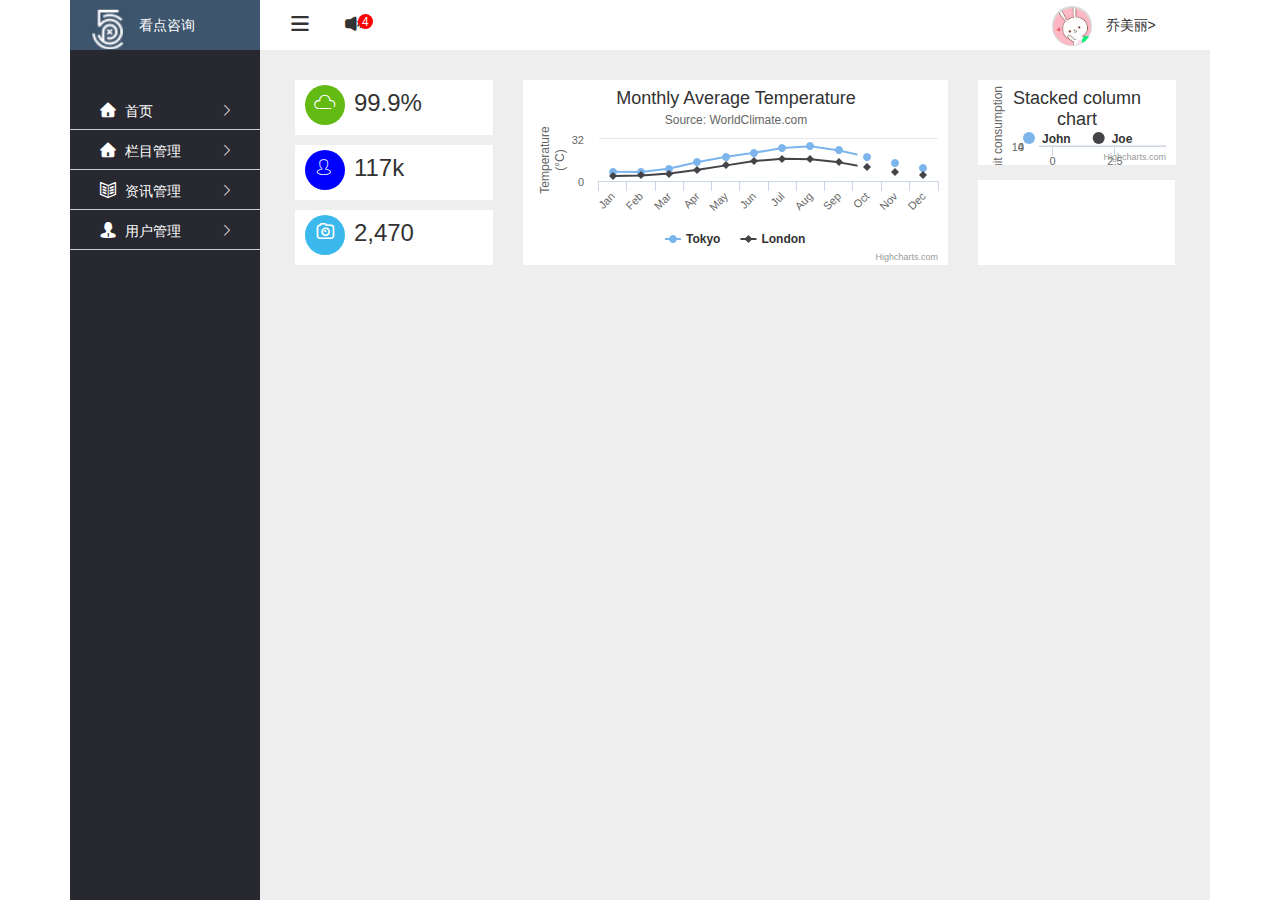
<file: index.html>
<!DOCTYPE html>
<html lang="en">
<head>
	<meta charset="UTF-8">
	<title>Document</title>
	<link rel="stylesheet" href="css/animate.css">
	<link rel="stylesheet" href="css/bootstrap-3.3.7/css/bootstrap.min.css">
	<link rel="stylesheet" href="css/bootstrapSwitch/css/bootstrap3/bootstrap-switch.min.css">
	<!-- <link rel="stylesheet" href="css/main.css"> -->
	<link rel="stylesheet" href="css/iconFont/iconfont.css">
	<link rel="stylesheet" type="text/css" href="css/index.css">
	<script src="js/jquery-3.3.1.min.js"></script>
	<script src="js/highcharts.js"></script>
	<script src="css/bootstrap-3.3.7/js/bootstrap.min.js"></script>
	<script src="css/bootstrapSwitch/js/bootstrap-switch.min.js"></script>
	<script src="js/config.js"></script>
	<script type="text/javascript" src="js/index.js"></script>

</head>
<body>
	<div class="container">
		<div class="col-md-2 leftDiv">
			<div class="leftDiv_top">
				<img src="images/logo.png" alt="">
				<span>看点咨询</span>
			</div>
			<ul class="leftDiv_bottom">
				<li><a href="javascript:void(0)">
					<i class="iconfont icon-shouye"></i>
					<span>首页</span>
					<i class="iconfont icon-kuozhan"></i>
				</a></li>
				<li><a href="javascript:void(0)">
					<i class="iconfont icon-shouye"></i>
					<span>栏目管理</span>
					<i class="iconfont icon-kuozhan"></i>
				</a></li>
				<li><a href="javascript:void(0)">
					<i class="iconfont icon-zixun"></i>
					<span>资讯管理</span>
					<i class="iconfont icon-kuozhan"></i>
				</a></li>
				<li><a href="javascript:void(0)">
					<i class="iconfont icon-ai-user"></i>
					<span>用户管理</span>
					<i class="iconfont icon-kuozhan"></i>
				</a></li>
			</ul>
		</div>
		<div class="col-md-10 rightDiv">
			<div class="rightDiv_top">
				<div class="col-md-2 rightDivTop_left">
					<i class="iconfont icon-liebiao"></i>	
					<i class="iconfont icon-laba"></i>
					<span>4</span>
				</div>
				<div class="col-md-8"></div>
				<div class="col-md-2 rightDivTop_right">
					<div>
						<img src="images/touxiang.png" alt="">
						<span>乔美丽></span>
					</div>
				</div>
			</div>
			<div class="rightDiv_content"></div>
		</div>
	</div>
</body>
</html>
</file>
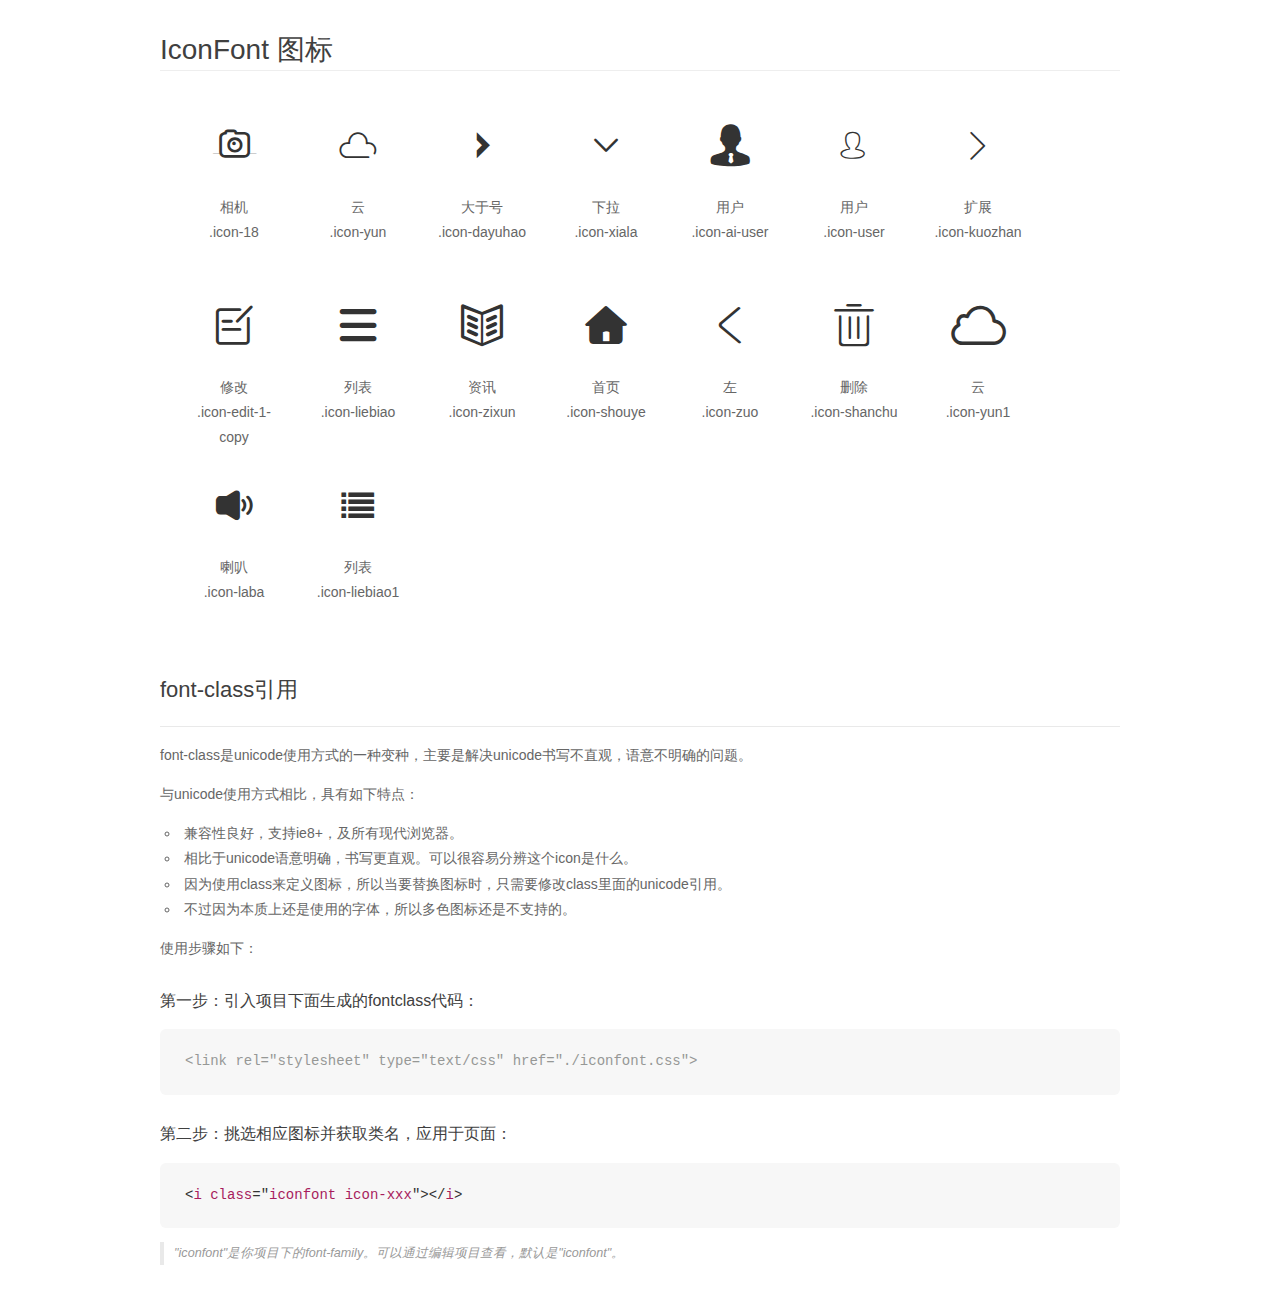
<file: css/iconFont/demo_fontclass.html>
<!DOCTYPE html>
<html>
<head>
    <meta charset="utf-8"/>
    <title>IconFont</title>
    <link rel="stylesheet" href="demo.css">
    <link rel="stylesheet" href="iconfont.css">
</head>
<body>
    <div class="main markdown">
        <h1>IconFont 图标</h1>
        <ul class="icon_lists clear">
            
                <li>
                <i class="icon iconfont icon-18"></i>
                    <div class="name">相机</div>
                    <div class="fontclass">.icon-18</div>
                </li>
            
                <li>
                <i class="icon iconfont icon-yun"></i>
                    <div class="name">云</div>
                    <div class="fontclass">.icon-yun</div>
                </li>
            
                <li>
                <i class="icon iconfont icon-dayuhao"></i>
                    <div class="name">大于号</div>
                    <div class="fontclass">.icon-dayuhao</div>
                </li>
            
                <li>
                <i class="icon iconfont icon-xiala"></i>
                    <div class="name">下拉</div>
                    <div class="fontclass">.icon-xiala</div>
                </li>
            
                <li>
                <i class="icon iconfont icon-ai-user"></i>
                    <div class="name">用户</div>
                    <div class="fontclass">.icon-ai-user</div>
                </li>
            
                <li>
                <i class="icon iconfont icon-user"></i>
                    <div class="name">用户</div>
                    <div class="fontclass">.icon-user</div>
                </li>
            
                <li>
                <i class="icon iconfont icon-kuozhan"></i>
                    <div class="name">扩展</div>
                    <div class="fontclass">.icon-kuozhan</div>
                </li>
            
                <li>
                <i class="icon iconfont icon-edit-1-copy"></i>
                    <div class="name">修改</div>
                    <div class="fontclass">.icon-edit-1-copy</div>
                </li>
            
                <li>
                <i class="icon iconfont icon-liebiao"></i>
                    <div class="name">列表</div>
                    <div class="fontclass">.icon-liebiao</div>
                </li>
            
                <li>
                <i class="icon iconfont icon-zixun"></i>
                    <div class="name">资讯</div>
                    <div class="fontclass">.icon-zixun</div>
                </li>
            
                <li>
                <i class="icon iconfont icon-shouye"></i>
                    <div class="name">首页</div>
                    <div class="fontclass">.icon-shouye</div>
                </li>
            
                <li>
                <i class="icon iconfont icon-zuo"></i>
                    <div class="name"> 左</div>
                    <div class="fontclass">.icon-zuo</div>
                </li>
            
                <li>
                <i class="icon iconfont icon-shanchu"></i>
                    <div class="name">删除</div>
                    <div class="fontclass">.icon-shanchu</div>
                </li>
            
                <li>
                <i class="icon iconfont icon-yun1"></i>
                    <div class="name">云</div>
                    <div class="fontclass">.icon-yun1</div>
                </li>
            
                <li>
                <i class="icon iconfont icon-laba"></i>
                    <div class="name">喇叭</div>
                    <div class="fontclass">.icon-laba</div>
                </li>
            
                <li>
                <i class="icon iconfont icon-liebiao1"></i>
                    <div class="name">列表</div>
                    <div class="fontclass">.icon-liebiao1</div>
                </li>
            
        </ul>

        <h2 id="font-class-">font-class引用</h2>
        <hr>

        <p>font-class是unicode使用方式的一种变种，主要是解决unicode书写不直观，语意不明确的问题。</p>
        <p>与unicode使用方式相比，具有如下特点：</p>
        <ul>
        <li>兼容性良好，支持ie8+，及所有现代浏览器。</li>
        <li>相比于unicode语意明确，书写更直观。可以很容易分辨这个icon是什么。</li>
        <li>因为使用class来定义图标，所以当要替换图标时，只需要修改class里面的unicode引用。</li>
        <li>不过因为本质上还是使用的字体，所以多色图标还是不支持的。</li>
        </ul>
        <p>使用步骤如下：</p>
        <h3 id="-fontclass-">第一步：引入项目下面生成的fontclass代码：</h3>


        <pre><code class="lang-js hljs javascript"><span class="hljs-comment">&lt;link rel="stylesheet" type="text/css" href="./iconfont.css"&gt;</span></code></pre>
        <h3 id="-">第二步：挑选相应图标并获取类名，应用于页面：</h3>
        <pre><code class="lang-css hljs">&lt;<span class="hljs-selector-tag">i</span> <span class="hljs-selector-tag">class</span>="<span class="hljs-selector-tag">iconfont</span> <span class="hljs-selector-tag">icon-xxx</span>"&gt;&lt;/<span class="hljs-selector-tag">i</span>&gt;</code></pre>
        <blockquote>
        <p>"iconfont"是你项目下的font-family。可以通过编辑项目查看，默认是"iconfont"。</p>
        </blockquote>
    </div>
</body>
</html>
</file>
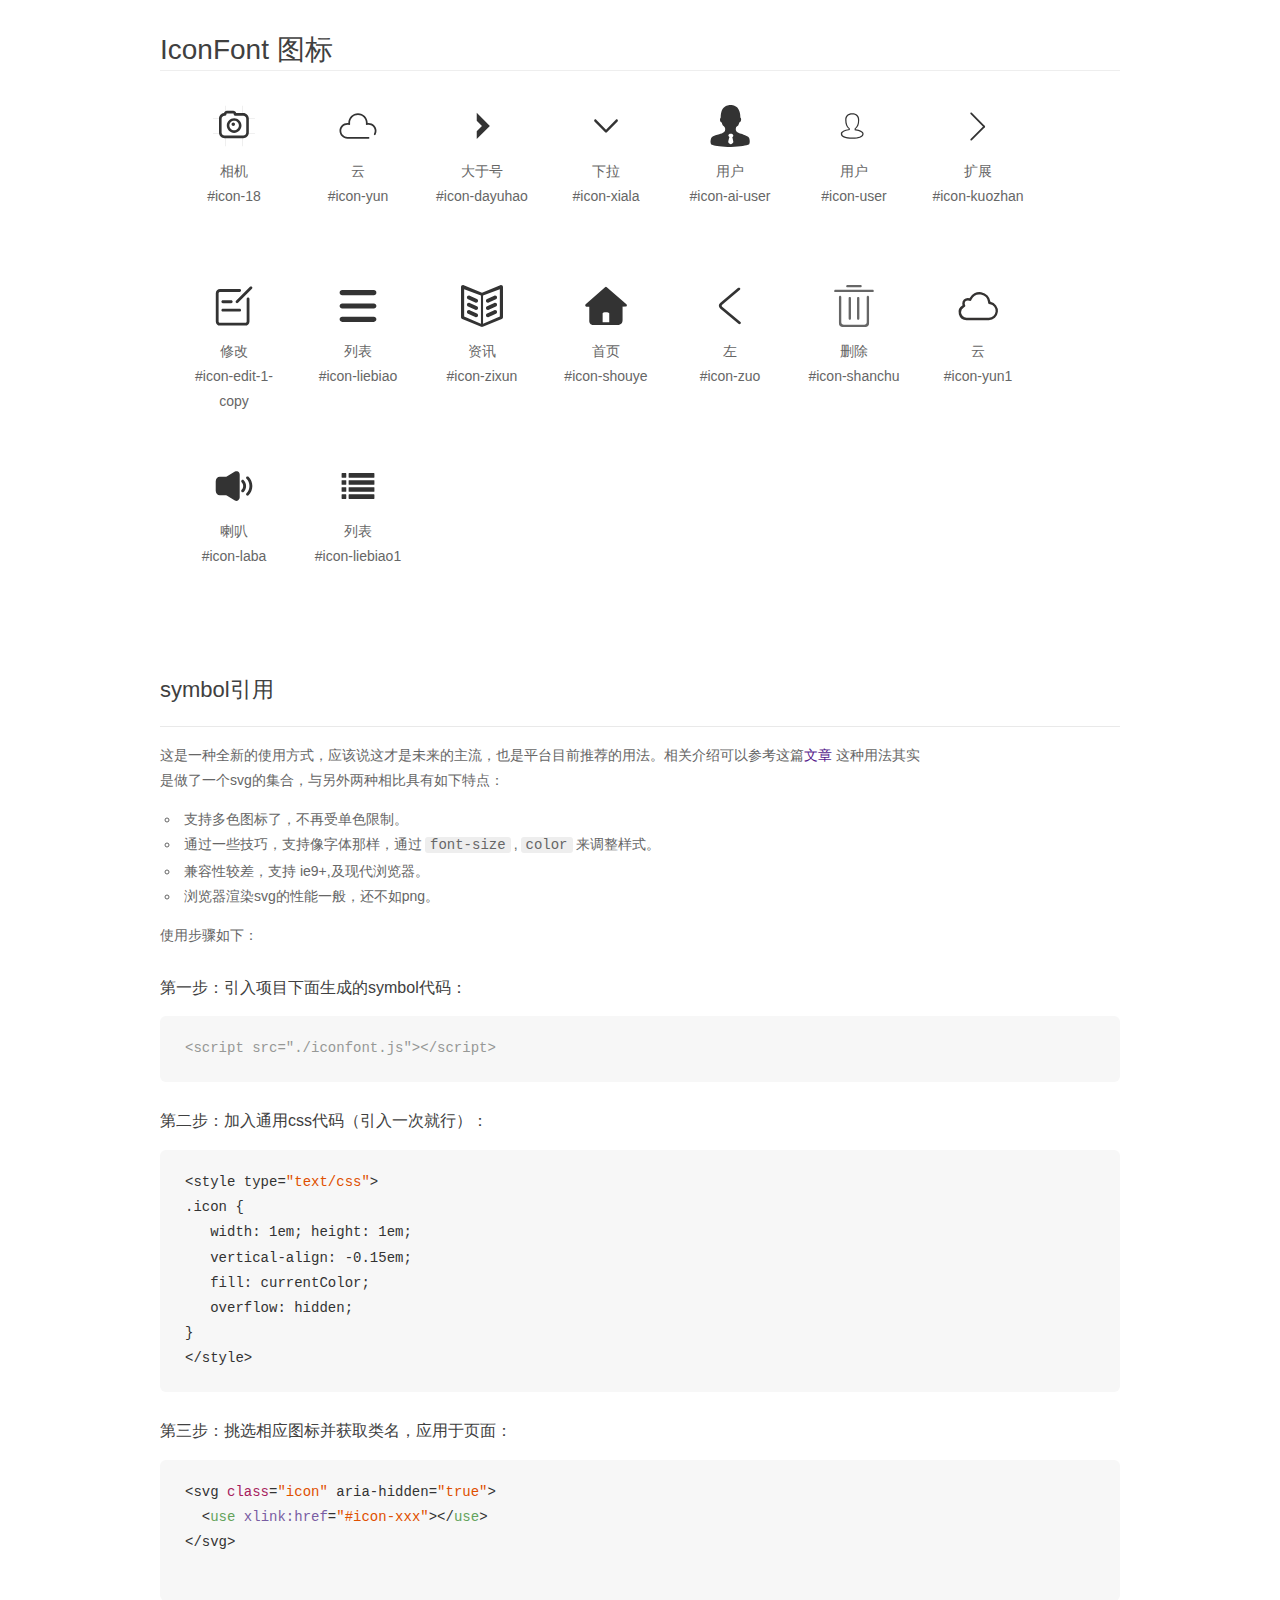
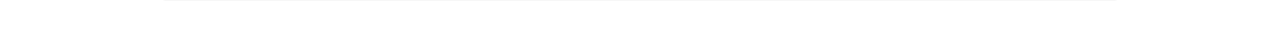
<file: css/iconFont/demo_symbol.html>
<!DOCTYPE html>
<html>
<head>
    <meta charset="utf-8"/>
    <title>IconFont</title>
    <link rel="stylesheet" href="demo.css">
    <script src="iconfont.js"></script>

    <style type="text/css">
        .icon {
          /* 通过设置 font-size 来改变图标大小 */
          width: 1em; height: 1em;
          /* 图标和文字相邻时，垂直对齐 */
          vertical-align: -0.15em;
          /* 通过设置 color 来改变 SVG 的颜色/fill */
          fill: currentColor;
          /* path 和 stroke 溢出 viewBox 部分在 IE 下会显示
             normalize.css 中也包含这行 */
          overflow: hidden;
        }

    </style>
</head>
<body>
    <div class="main markdown">
        <h1>IconFont 图标</h1>
        <ul class="icon_lists clear">
            
                <li>
                    <svg class="icon" aria-hidden="true">
                        <use xlink:href="#icon-18"></use>
                    </svg>
                    <div class="name">相机</div>
                    <div class="fontclass">#icon-18</div>
                </li>
            
                <li>
                    <svg class="icon" aria-hidden="true">
                        <use xlink:href="#icon-yun"></use>
                    </svg>
                    <div class="name">云</div>
                    <div class="fontclass">#icon-yun</div>
                </li>
            
                <li>
                    <svg class="icon" aria-hidden="true">
                        <use xlink:href="#icon-dayuhao"></use>
                    </svg>
                    <div class="name">大于号</div>
                    <div class="fontclass">#icon-dayuhao</div>
                </li>
            
                <li>
                    <svg class="icon" aria-hidden="true">
                        <use xlink:href="#icon-xiala"></use>
                    </svg>
                    <div class="name">下拉</div>
                    <div class="fontclass">#icon-xiala</div>
                </li>
            
                <li>
                    <svg class="icon" aria-hidden="true">
                        <use xlink:href="#icon-ai-user"></use>
                    </svg>
                    <div class="name">用户</div>
                    <div class="fontclass">#icon-ai-user</div>
                </li>
            
                <li>
                    <svg class="icon" aria-hidden="true">
                        <use xlink:href="#icon-user"></use>
                    </svg>
                    <div class="name">用户</div>
                    <div class="fontclass">#icon-user</div>
                </li>
            
                <li>
                    <svg class="icon" aria-hidden="true">
                        <use xlink:href="#icon-kuozhan"></use>
                    </svg>
                    <div class="name">扩展</div>
                    <div class="fontclass">#icon-kuozhan</div>
                </li>
            
                <li>
                    <svg class="icon" aria-hidden="true">
                        <use xlink:href="#icon-edit-1-copy"></use>
                    </svg>
                    <div class="name">修改</div>
                    <div class="fontclass">#icon-edit-1-copy</div>
                </li>
            
                <li>
                    <svg class="icon" aria-hidden="true">
                        <use xlink:href="#icon-liebiao"></use>
                    </svg>
                    <div class="name">列表</div>
                    <div class="fontclass">#icon-liebiao</div>
                </li>
            
                <li>
                    <svg class="icon" aria-hidden="true">
                        <use xlink:href="#icon-zixun"></use>
                    </svg>
                    <div class="name">资讯</div>
                    <div class="fontclass">#icon-zixun</div>
                </li>
            
                <li>
                    <svg class="icon" aria-hidden="true">
                        <use xlink:href="#icon-shouye"></use>
                    </svg>
                    <div class="name">首页</div>
                    <div class="fontclass">#icon-shouye</div>
                </li>
            
                <li>
                    <svg class="icon" aria-hidden="true">
                        <use xlink:href="#icon-zuo"></use>
                    </svg>
                    <div class="name"> 左</div>
                    <div class="fontclass">#icon-zuo</div>
                </li>
            
                <li>
                    <svg class="icon" aria-hidden="true">
                        <use xlink:href="#icon-shanchu"></use>
                    </svg>
                    <div class="name">删除</div>
                    <div class="fontclass">#icon-shanchu</div>
                </li>
            
                <li>
                    <svg class="icon" aria-hidden="true">
                        <use xlink:href="#icon-yun1"></use>
                    </svg>
                    <div class="name">云</div>
                    <div class="fontclass">#icon-yun1</div>
                </li>
            
                <li>
                    <svg class="icon" aria-hidden="true">
                        <use xlink:href="#icon-laba"></use>
                    </svg>
                    <div class="name">喇叭</div>
                    <div class="fontclass">#icon-laba</div>
                </li>
            
                <li>
                    <svg class="icon" aria-hidden="true">
                        <use xlink:href="#icon-liebiao1"></use>
                    </svg>
                    <div class="name">列表</div>
                    <div class="fontclass">#icon-liebiao1</div>
                </li>
            
        </ul>


        <h2 id="symbol-">symbol引用</h2>
        <hr>

        <p>这是一种全新的使用方式，应该说这才是未来的主流，也是平台目前推荐的用法。相关介绍可以参考这篇<a href="">文章</a>
        这种用法其实是做了一个svg的集合，与另外两种相比具有如下特点：</p>
        <ul>
          <li>支持多色图标了，不再受单色限制。</li>
          <li>通过一些技巧，支持像字体那样，通过<code>font-size</code>,<code>color</code>来调整样式。</li>
          <li>兼容性较差，支持 ie9+,及现代浏览器。</li>
          <li>浏览器渲染svg的性能一般，还不如png。</li>
        </ul>
        <p>使用步骤如下：</p>
        <h3 id="-symbol-">第一步：引入项目下面生成的symbol代码：</h3>
        <pre><code class="lang-js hljs javascript"><span class="hljs-comment">&lt;script src="./iconfont.js"&gt;&lt;/script&gt;</span></code></pre>
        <h3 id="-css-">第二步：加入通用css代码（引入一次就行）：</h3>
        <pre><code class="lang-js hljs javascript">&lt;style type=<span class="hljs-string">"text/css"</span>&gt;
.icon {
   width: <span class="hljs-number">1</span>em; height: <span class="hljs-number">1</span>em;
   vertical-align: <span class="hljs-number">-0.15</span>em;
   fill: currentColor;
   overflow: hidden;
}
&lt;<span class="hljs-regexp">/style&gt;</span></code></pre>
        <h3 id="-">第三步：挑选相应图标并获取类名，应用于页面：</h3>
        <pre><code class="lang-js hljs javascript">&lt;svg <span class="hljs-class"><span class="hljs-keyword">class</span></span>=<span class="hljs-string">"icon"</span> aria-hidden=<span class="hljs-string">"true"</span>&gt;<span class="xml"><span class="hljs-tag">
  &lt;<span class="hljs-name">use</span> <span class="hljs-attr">xlink:href</span>=<span class="hljs-string">"#icon-xxx"</span>&gt;</span><span class="hljs-tag">&lt;/<span class="hljs-name">use</span>&gt;</span>
</span>&lt;<span class="hljs-regexp">/svg&gt;
        </span></code></pre>
    </div>
</body>
</html>
</file>
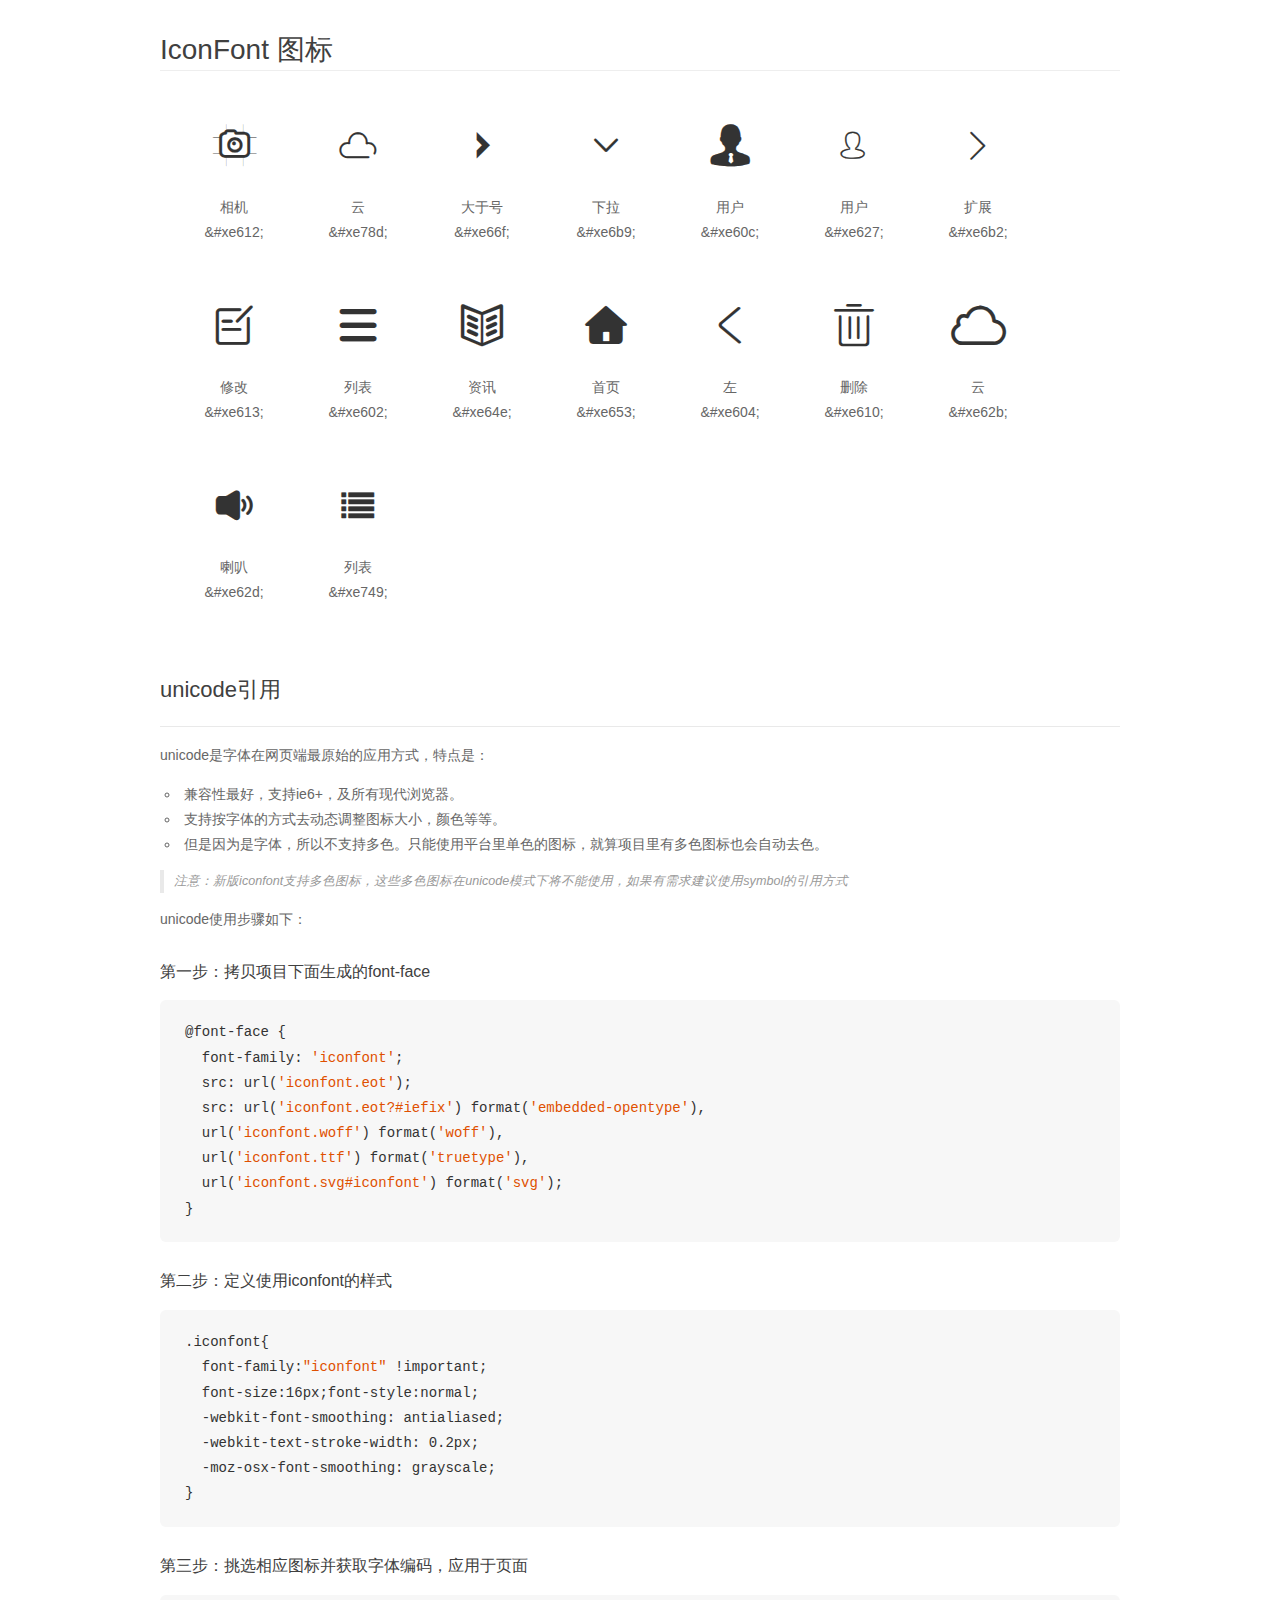
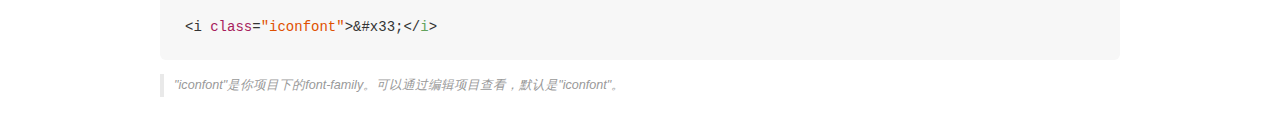
<file: css/iconFont/demo_unicode.html>
<!DOCTYPE html>
<html>
<head>
    <meta charset="utf-8"/>
    <title>IconFont</title>
    <link rel="stylesheet" href="demo.css">

    <style type="text/css">

        @font-face {font-family: "iconfont";
          src: url('iconfont.eot'); /* IE9*/
          src: url('iconfont.eot#iefix') format('embedded-opentype'), /* IE6-IE8 */
          url('iconfont.woff') format('woff'), /* chrome, firefox */
          url('iconfont.ttf') format('truetype'), /* chrome, firefox, opera, Safari, Android, iOS 4.2+*/
          url('iconfont.svg#iconfont') format('svg'); /* iOS 4.1- */
        }

        .iconfont {
          font-family:"iconfont" !important;
          font-size:16px;
          font-style:normal;
          -webkit-font-smoothing: antialiased;
          -webkit-text-stroke-width: 0.2px;
          -moz-osx-font-smoothing: grayscale;
        }

    </style>
</head>
<body>
    <div class="main markdown">
        <h1>IconFont 图标</h1>
        <ul class="icon_lists clear">
            
                <li>
                <i class="icon iconfont">&#xe612;</i>
                    <div class="name">相机</div>
                    <div class="code">&amp;#xe612;</div>
                </li>
            
                <li>
                <i class="icon iconfont">&#xe78d;</i>
                    <div class="name">云</div>
                    <div class="code">&amp;#xe78d;</div>
                </li>
            
                <li>
                <i class="icon iconfont">&#xe66f;</i>
                    <div class="name">大于号</div>
                    <div class="code">&amp;#xe66f;</div>
                </li>
            
                <li>
                <i class="icon iconfont">&#xe6b9;</i>
                    <div class="name">下拉</div>
                    <div class="code">&amp;#xe6b9;</div>
                </li>
            
                <li>
                <i class="icon iconfont">&#xe60c;</i>
                    <div class="name">用户</div>
                    <div class="code">&amp;#xe60c;</div>
                </li>
            
                <li>
                <i class="icon iconfont">&#xe627;</i>
                    <div class="name">用户</div>
                    <div class="code">&amp;#xe627;</div>
                </li>
            
                <li>
                <i class="icon iconfont">&#xe6b2;</i>
                    <div class="name">扩展</div>
                    <div class="code">&amp;#xe6b2;</div>
                </li>
            
                <li>
                <i class="icon iconfont">&#xe613;</i>
                    <div class="name">修改</div>
                    <div class="code">&amp;#xe613;</div>
                </li>
            
                <li>
                <i class="icon iconfont">&#xe602;</i>
                    <div class="name">列表</div>
                    <div class="code">&amp;#xe602;</div>
                </li>
            
                <li>
                <i class="icon iconfont">&#xe64e;</i>
                    <div class="name">资讯</div>
                    <div class="code">&amp;#xe64e;</div>
                </li>
            
                <li>
                <i class="icon iconfont">&#xe653;</i>
                    <div class="name">首页</div>
                    <div class="code">&amp;#xe653;</div>
                </li>
            
                <li>
                <i class="icon iconfont">&#xe604;</i>
                    <div class="name"> 左</div>
                    <div class="code">&amp;#xe604;</div>
                </li>
            
                <li>
                <i class="icon iconfont">&#xe610;</i>
                    <div class="name">删除</div>
                    <div class="code">&amp;#xe610;</div>
                </li>
            
                <li>
                <i class="icon iconfont">&#xe62b;</i>
                    <div class="name">云</div>
                    <div class="code">&amp;#xe62b;</div>
                </li>
            
                <li>
                <i class="icon iconfont">&#xe62d;</i>
                    <div class="name">喇叭</div>
                    <div class="code">&amp;#xe62d;</div>
                </li>
            
                <li>
                <i class="icon iconfont">&#xe749;</i>
                    <div class="name">列表</div>
                    <div class="code">&amp;#xe749;</div>
                </li>
            
        </ul>
        <h2 id="unicode-">unicode引用</h2>
        <hr>

        <p>unicode是字体在网页端最原始的应用方式，特点是：</p>
        <ul>
        <li>兼容性最好，支持ie6+，及所有现代浏览器。</li>
        <li>支持按字体的方式去动态调整图标大小，颜色等等。</li>
        <li>但是因为是字体，所以不支持多色。只能使用平台里单色的图标，就算项目里有多色图标也会自动去色。</li>
        </ul>
        <blockquote>
        <p>注意：新版iconfont支持多色图标，这些多色图标在unicode模式下将不能使用，如果有需求建议使用symbol的引用方式</p>
        </blockquote>
        <p>unicode使用步骤如下：</p>
        <h3 id="-font-face">第一步：拷贝项目下面生成的font-face</h3>
        <pre><code class="lang-js hljs javascript">@font-face {
  font-family: <span class="hljs-string">'iconfont'</span>;
  src: url(<span class="hljs-string">'iconfont.eot'</span>);
  src: url(<span class="hljs-string">'iconfont.eot?#iefix'</span>) format(<span class="hljs-string">'embedded-opentype'</span>),
  url(<span class="hljs-string">'iconfont.woff'</span>) format(<span class="hljs-string">'woff'</span>),
  url(<span class="hljs-string">'iconfont.ttf'</span>) format(<span class="hljs-string">'truetype'</span>),
  url(<span class="hljs-string">'iconfont.svg#iconfont'</span>) format(<span class="hljs-string">'svg'</span>);
}
</code></pre>
        <h3 id="-iconfont-">第二步：定义使用iconfont的样式</h3>
        <pre><code class="lang-js hljs javascript">.iconfont{
  font-family:<span class="hljs-string">"iconfont"</span> !important;
  font-size:<span class="hljs-number">16</span>px;font-style:normal;
  -webkit-font-smoothing: antialiased;
  -webkit-text-stroke-width: <span class="hljs-number">0.2</span>px;
  -moz-osx-font-smoothing: grayscale;
}
</code></pre>
        <h3 id="-">第三步：挑选相应图标并获取字体编码，应用于页面</h3>
        <pre><code class="lang-js hljs javascript">&lt;i <span class="hljs-class"><span class="hljs-keyword">class</span></span>=<span class="hljs-string">"iconfont"</span>&gt;&amp;#x33;<span class="xml"><span class="hljs-tag">&lt;/<span class="hljs-name">i</span>&gt;</span></span></code></pre>

        <blockquote>
        <p>"iconfont"是你项目下的font-family。可以通过编辑项目查看，默认是"iconfont"。</p>
        </blockquote>
    </div>


</body>
</html>
</file>
<file: css/iconFont/iconfont.css>
@font-face {font-family: "iconfont";
  src: url('iconfont.eot?t=1538058742683'); /* IE9*/
  src: url('iconfont.eot?t=1538058742683#iefix') format('embedded-opentype'), /* IE6-IE8 */
  url('[data-uri]') format('woff'),
  url('iconfont.ttf?t=1538058742683') format('truetype'), /* chrome, firefox, opera, Safari, Android, iOS 4.2+*/
  url('iconfont.svg?t=1538058742683#iconfont') format('svg'); /* iOS 4.1- */
}

.iconfont {
  font-family:"iconfont" !important;
  font-size:16px;
  font-style:normal;
  -webkit-font-smoothing: antialiased;
  -moz-osx-font-smoothing: grayscale;
}

.icon-18:before { content: "\e612"; }

.icon-yun:before { content: "\e78d"; }

.icon-dayuhao:before { content: "\e66f"; }

.icon-xiala:before { content: "\e6b9"; }

.icon-ai-user:before { content: "\e60c"; }

.icon-user:before { content: "\e627"; }

.icon-kuozhan:before { content: "\e6b2"; }

.icon-edit-1-copy:before { content: "\e613"; }

.icon-liebiao:before { content: "\e602"; }

.icon-zixun:before { content: "\e64e"; }

.icon-shouye:before { content: "\e653"; }

.icon-zuo:before { content: "\e604"; }

.icon-shanchu:before { content: "\e610"; }

.icon-yun1:before { content: "\e62b"; }

.icon-laba:before { content: "\e62d"; }

.icon-liebiao1:before { content: "\e749"; }
</file>
<file: css/index.css>
*{
	margin:0px;
	padding:0px;
}
/*首页*/
.leftDiv{
	background-color: #282830;
	padding:0px;
}
.rightDiv{
	background-color:#EEEEEE;
	padding:0px;
}
.leftDiv_top{
	height:50px;
	background-color:#3D556D;
}
.leftDiv_top div{
	display: inline-block;
}
.leftDiv_top img{
	width:40px;
	height:40px;
	margin-left:20px;
	margin-top:5px;
}
.leftDiv_top span{
	color:#fff;
	height:50px;
	display: inline-block;
	line-height: 50px;
	margin-left: 5px;
}
/*首页左侧下半*/
.leftDiv_bottom{
	list-style: none;
	margin-top: 40px;
}
.leftDiv_bottom li{
	height:40px;
	border-bottom:1px solid #ccc;
	line-height: 40px;
	padding-left:30px;
}
.leftDiv_bottom li a{
	color:white;
	text-decoration: none;
}
.leftDiv_bottom li span{
	display: inline-block;
	width:90px;
	margin-left:5px;
}
/*右侧上半部分*/
.rightDiv_top div{
	height:50px;
}
.rightDiv_top{
	background-color: #fff;
	height:50px;

}
.rightDivTop_left{
	padding:0px;
}
.rightDivTop_left i{
	margin-left: 30px;
	display: inline-block;
	margin-top: 10px;
	font-size:20px;
}
.rightDivTop_left span{
	display: inline-block;
	width:15px;
	height:15px;
	background-color: red;
	color:#fff;
	text-align:center;
	border-radius: 50%;
	position:relative;
	top:-5px;
	left:-10px;
	font-size: 12px;
}
.rightDivTop_right{
	padding:0px;
	height:50px;
	line-height: 50px;
}
.rightDivTop_right div{
	display: inline-block;
}
.rightDivTop_right img{
     width:40px;
     height:40px;
     border-radius:50%;
     margin-right:10px;
}



/*首页内容区域*/
.content_top{
	width:100%;
	height:250px;
	/*border:1px solid red;*/
	padding:20px;
}
.content_top div{
	height:100%;
	/*border:1px solid red;*/
}
div.one,div.two,div.three{
	margin-top: 10px;
	height:55px;
	background-color: white;

}
div.cicleDiv{
	width:40px;
	height:40px;
	background-color: #63BA12;
	border-radius: 50%;
	display: inline-block;
	margin-top:5px;
	margin-left:10px;
	text-align: center;
}
div.cicleDiv i{
	width:30px;
	height:30px;
	color:#fff;
	font-size: 24px;

}
div.one span,div.two span,div.three span{
	font-size:24px;
	font-weight:300;
	margin-left:5px;
}
div.cicleDiv1{
	background-color:blue;

}
div.cicleDiv2{
	background-color:#3BB8EC;

}
div.contentTop_center div.zhexian{
	background-color: #fff;
	margin-top:10px;
	height:185px;

}
div.contentRight_top,div.contentRight_bottom{
	height:85px;
	background-color: white;
}
div.contentRight_top{
	margin-top:10px;
}
div.contentRight_bottom{
	margin-top:15px;
}



/*栏目内容*/
.lanmuContent{
	width:98%;
	background-color: #fff;
	margin-top:10px;
	margin-left:10px;
	border:1px solid #fff;
}
div.btns{
    margin-left:10px;
	margin-top:10px;
}
button{
	margin-left:10px;
}
.lanmuContent table{
	width:80%
	margin:0 auto;
	margin-top:20px;
}
.lanmuContent table th,.lanmuContent table td{
	text-align:center;
}
.modal-body form{
	margin-top: 20px;
} 

/*资讯内容*/
/*.zixunContent{
	width:98%;
	background-color:#fff;
	margin-top: 10px;
	margin-left:10px;
	overflow: hidden;
}
div .btns{
	margin-top:20px;
}
button{
	margin-left:10px;
}
.zixunContent table{
	margin:0 auto;
	width:95%;
	margin-top:20px;
	
}
.zixunContent table tr td{
	text-align: center;
}*/

/*.userContent{
	width:98%;
	background-color: #fff;
	margin-left:10px;
	margin-top:10px;

}
.userCard{
	width:180px;
	height:240px;
	background-color:lightblue;
	margin-left:20px;
	border:1px solid #fff;
}
div.userCir{
	width:50px;
	height:50px;
	border-radius: 50%;
	background-color:teal;
	margin: 0 auto;
	margin-top:8px;
}
.user-table{
	margin-left: 20px;
}
table.user-table td{
	height:30px;
	
}
div.modal{
	width:300px;
	height:800px;
	position:absolute;
	right:800px;
}*/
/*.modal_left{
	width:100%px;
	height:100px;
	background-color: red;
}*/
/*用户管理*/
#user{
		width: 98%;
		margin: 0 auto;
		background-color: white;
		padding: 10px;
	}
	.marginTop{
		margin-top: 10px;
		font-size: 14px;
	}
	.caption .row{
		line-height: 40px;
	}
	.thumbnail{
		box-shadow: 3px 3px 3px #cccccc;
	}
	.modal{
		background-color: rgba(0,0,0,0.4);
	}
	/*设置位置*/
	.modal-dialog{
		width: 300px;
		margin-top: 0;
		margin-right: 0;
	}
	.backDiv{
		float: left;
		cursor: pointer;
	}
	.messageSpan{
		color: red;
	}
	.alertDiv{
		display: none;
		position: absolute;
		top:20px;
		right: 20px;
		width: 300px;
	}

	/*资讯管理*/
	#info{
		padding: 10px;
		background-color: white;
	}
	#info .optionDiv{
		overflow: hidden;
	}
	#info .optionDiv *{
		float: left;
		margin-right: 5px;
	}
	#info .optionDiv select{
		width: 200px;
		height: 30px;
	}
	#info table{
		margin-top:10px;
	}
	#info table i{
		cursor: pointer;
		color:#66bb0d;
	}
	#info table i:nth-child(2){
		color: red;
	}
	.modal{
		background-color: rgba(0,0,0,0.4);
	}
	.modal-body{
		margin-top:-30px;
	}
	.modal-footer{
		margin-top: -30px;
	}
	.modal-dialog{
		width: 300px;
		margin-top:0;
		margin-right: 0;
	}
	.backDiv{
		float: left;
	}
	.messageSpan{
		color: red;
	}
	.modal img{
		width: 150px;
		height: 30px;
	}
</file>
<file: css/iconFont/demo.css>
*{margin: 0;padding: 0;list-style: none;}
/*
KISSY CSS Reset
理念：1. reset 的目的不是清除浏览器的默认样式，这仅是部分工作。清除和重置是紧密不可分的。
2. reset 的目的不是让默认样式在所有浏览器下一致，而是减少默认样式有可能带来的问题。
3. reset 期望提供一套普适通用的基础样式。但没有银弹，推荐根据具体需求，裁剪和修改后再使用。
特色：1. 适应中文；2. 基于最新主流浏览器。
维护：玉伯<lifesinger@gmail.com>, 正淳<ragecarrier@gmail.com>
 */

/** 清除内外边距 **/
body, h1, h2, h3, h4, h5, h6, hr, p, blockquote, /* structural elements 结构元素 */
dl, dt, dd, ul, ol, li, /* list elements 列表元素 */
pre, /* text formatting elements 文本格式元素 */
form, fieldset, legend, button, input, textarea, /* form elements 表单元素 */
th, td /* table elements 表格元素 */ {
  margin: 0;
  padding: 0;
}

/** 设置默认字体 **/
body,
button, input, select, textarea /* for ie */ {
  font: 12px/1.5 tahoma, arial, \5b8b\4f53, sans-serif;
}
h1, h2, h3, h4, h5, h6 { font-size: 100%; }
address, cite, dfn, em, var { font-style: normal; } /* 将斜体扶正 */
code, kbd, pre, samp { font-family: courier new, courier, monospace; } /* 统一等宽字体 */
small { font-size: 12px; } /* 小于 12px 的中文很难阅读，让 small 正常化 */

/** 重置列表元素 **/
ul, ol { list-style: none; }

/** 重置文本格式元素 **/
a { text-decoration: none; }
a:hover { text-decoration: underline; }


/** 重置表单元素 **/
legend { color: #000; } /* for ie6 */
fieldset, img { border: 0; } /* img 搭车：让链接里的 img 无边框 */
button, input, select, textarea { font-size: 100%; } /* 使得表单元素在 ie 下能继承字体大小 */
/* 注：optgroup 无法扶正 */

/** 重置表格元素 **/
table { border-collapse: collapse; border-spacing: 0; }

/* 清除浮动 */
.ks-clear:after, .clear:after {
  content: '\20';
  display: block;
  height: 0;
  clear: both;
}
.ks-clear, .clear {
  *zoom: 1;
}

.main {
  padding: 30px 100px;
width: 960px;
margin: 0 auto;
}
.main h1{font-size:36px; color:#333; text-align:left;margin-bottom:30px; border-bottom: 1px solid #eee;}

.helps{margin-top:40px;}
.helps pre{
  padding:20px;
  margin:10px 0;
  border:solid 1px #e7e1cd;
  background-color: #fffdef;
  overflow: auto;
}

.icon_lists{
  width: 100% !important;

}

.icon_lists li{
  float:left;
  width: 100px;
  height:180px;
  text-align: center;
  list-style: none !important;
}
.icon_lists .icon{
  font-size: 42px;
  line-height: 100px;
  margin: 10px 0;
  color:#333;
  -webkit-transition: font-size 0.25s ease-out 0s;
  -moz-transition: font-size 0.25s ease-out 0s;
  transition: font-size 0.25s ease-out 0s;

}
.icon_lists .icon:hover{
  font-size: 100px;
}



.markdown {
  color: #666;
  font-size: 14px;
  line-height: 1.8;
}

.highlight {
  line-height: 1.5;
}

.markdown img {
  vertical-align: middle;
  max-width: 100%;
}

.markdown h1 {
  color: #404040;
  font-weight: 500;
  line-height: 40px;
  margin-bottom: 24px;
}

.markdown h2,
.markdown h3,
.markdown h4,
.markdown h5,
.markdown h6 {
  color: #404040;
  margin: 1.6em 0 0.6em 0;
  font-weight: 500;
  clear: both;
}

.markdown h1 {
  font-size: 28px;
}

.markdown h2 {
  font-size: 22px;
}

.markdown h3 {
  font-size: 16px;
}

.markdown h4 {
  font-size: 14px;
}

.markdown h5 {
  font-size: 12px;
}

.markdown h6 {
  font-size: 12px;
}

.markdown hr {
  height: 1px;
  border: 0;
  background: #e9e9e9;
  margin: 16px 0;
  clear: both;
}

.markdown p,
.markdown pre {
  margin: 1em 0;
}

.markdown > p,
.markdown > blockquote,
.markdown > .highlight,
.markdown > ol,
.markdown > ul {
  width: 80%;
}

.markdown ul > li {
  list-style: circle;
}

.markdown > ul li,
.markdown blockquote ul > li {
  margin-left: 20px;
  padding-left: 4px;
}

.markdown > ul li p,
.markdown > ol li p {
  margin: 0.6em 0;
}

.markdown ol > li {
  list-style: decimal;
}

.markdown > ol li,
.markdown blockquote ol > li {
  margin-left: 20px;
  padding-left: 4px;
}

.markdown code {
  margin: 0 3px;
  padding: 0 5px;
  background: #eee;
  border-radius: 3px;
}

.markdown pre {
  border-radius: 6px;
  background: #f7f7f7;
  padding: 20px;
}

.markdown pre code {
  border: none;
  background: #f7f7f7;
  margin: 0;
}

.markdown strong,
.markdown b {
  font-weight: 600;
}

.markdown > table {
  border-collapse: collapse;
  border-spacing: 0px;
  empty-cells: show;
  border: 1px solid #e9e9e9;
  width: 95%;
  margin-bottom: 24px;
}

.markdown > table th {
  white-space: nowrap;
  color: #333;
  font-weight: 600;

}

.markdown > table th,
.markdown > table td {
  border: 1px solid #e9e9e9;
  padding: 8px 16px;
  text-align: left;
}

.markdown > table th {
  background: #F7F7F7;
}

.markdown blockquote {
  font-size: 90%;
  color: #999;
  border-left: 4px solid #e9e9e9;
  padding-left: 0.8em;
  margin: 1em 0;
  font-style: italic;
}

.markdown blockquote p {
  margin: 0;
}

.markdown .anchor {
  opacity: 0;
  transition: opacity 0.3s ease;
  margin-left: 8px;
}

.markdown .waiting {
  color: #ccc;
}

.markdown h1:hover .anchor,
.markdown h2:hover .anchor,
.markdown h3:hover .anchor,
.markdown h4:hover .anchor,
.markdown h5:hover .anchor,
.markdown h6:hover .anchor {
  opacity: 1;
  display: inline-block;
}

.markdown > br,
.markdown > p > br {
  clear: both;
}


.hljs {
  display: block;
  background: white;
  padding: 0.5em;
  color: #333333;
  overflow-x: auto;
}

.hljs-comment,
.hljs-meta {
  color: #969896;
}

.hljs-string,
.hljs-variable,
.hljs-template-variable,
.hljs-strong,
.hljs-emphasis,
.hljs-quote {
  color: #df5000;
}

.hljs-keyword,
.hljs-selector-tag,
.hljs-type {
  color: #a71d5d;
}

.hljs-literal,
.hljs-symbol,
.hljs-bullet,
.hljs-attribute {
  color: #0086b3;
}

.hljs-section,
.hljs-name {
  color: #63a35c;
}

.hljs-tag {
  color: #333333;
}

.hljs-title,
.hljs-attr,
.hljs-selector-id,
.hljs-selector-class,
.hljs-selector-attr,
.hljs-selector-pseudo {
  color: #795da3;
}

.hljs-addition {
  color: #55a532;
  background-color: #eaffea;
}

.hljs-deletion {
  color: #bd2c00;
  background-color: #ffecec;
}

.hljs-link {
  text-decoration: underline;
}

pre{
  background: #fff;
}
</file>
